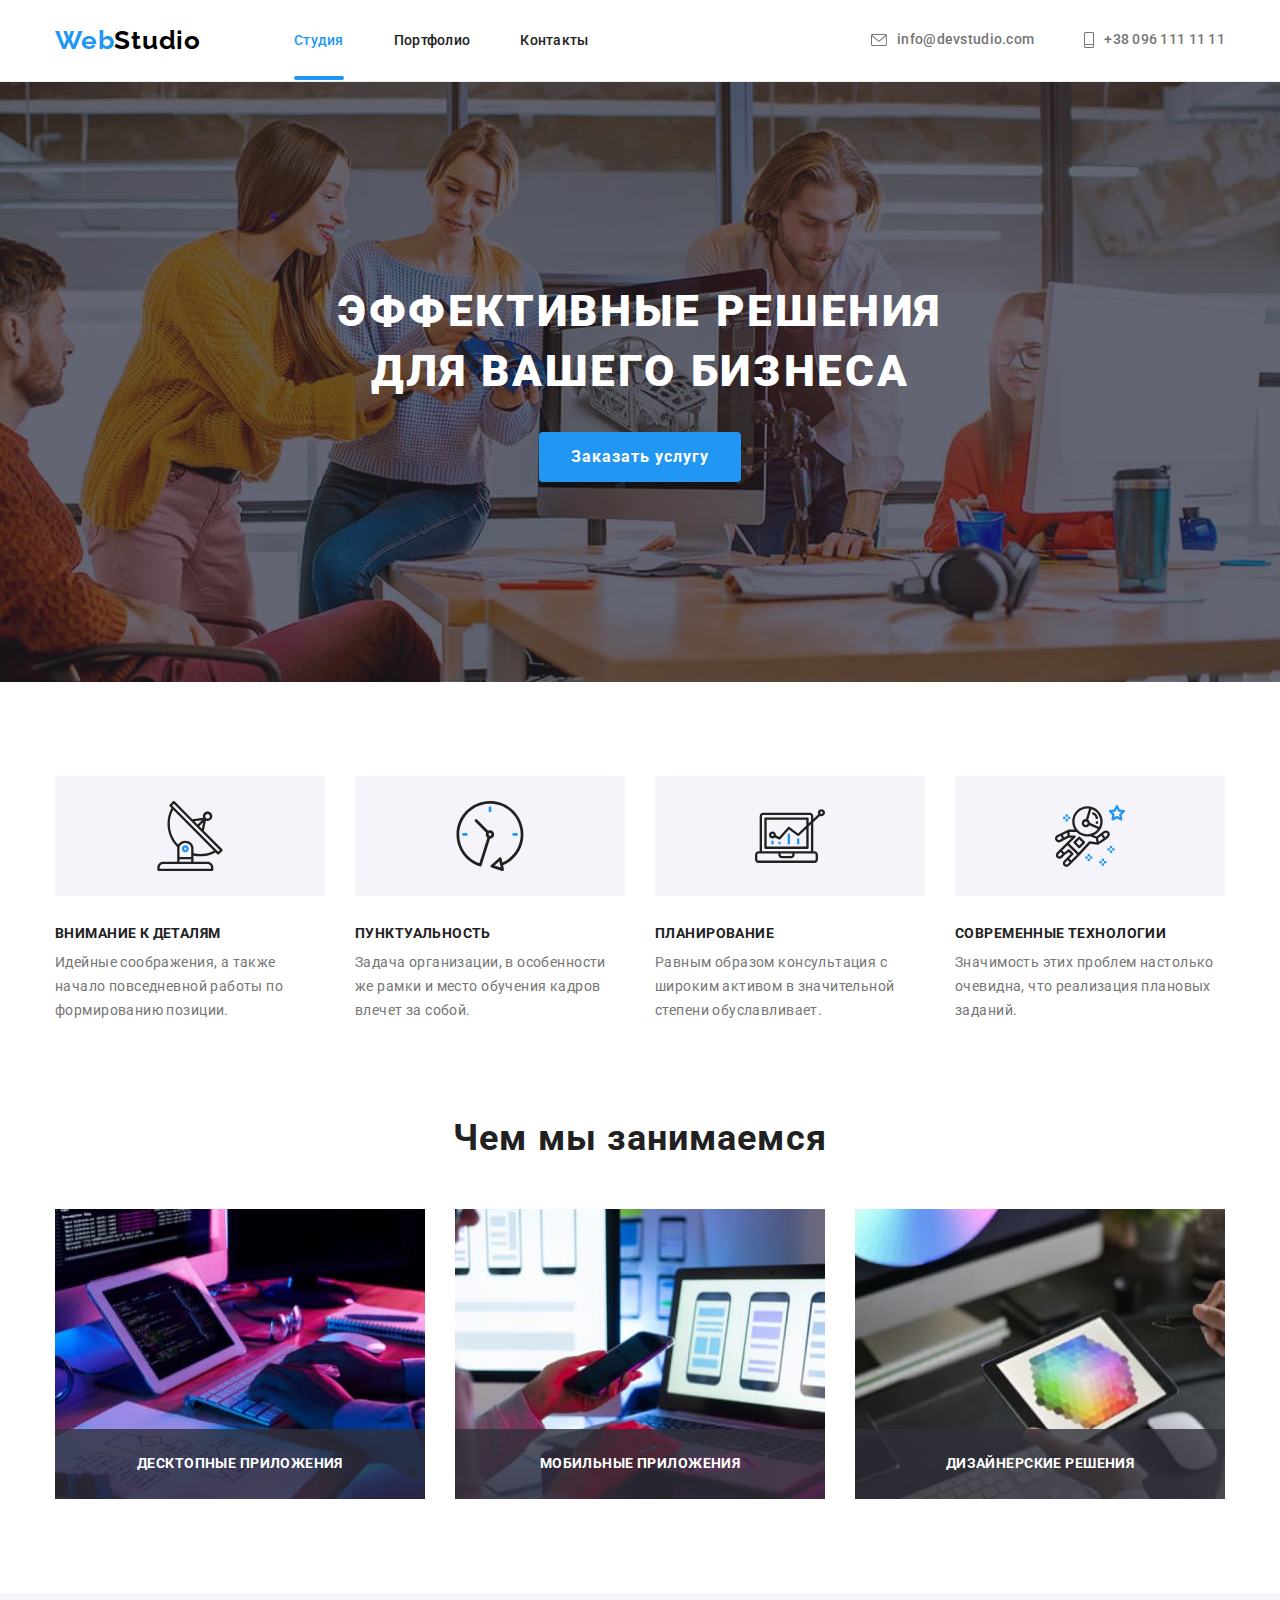
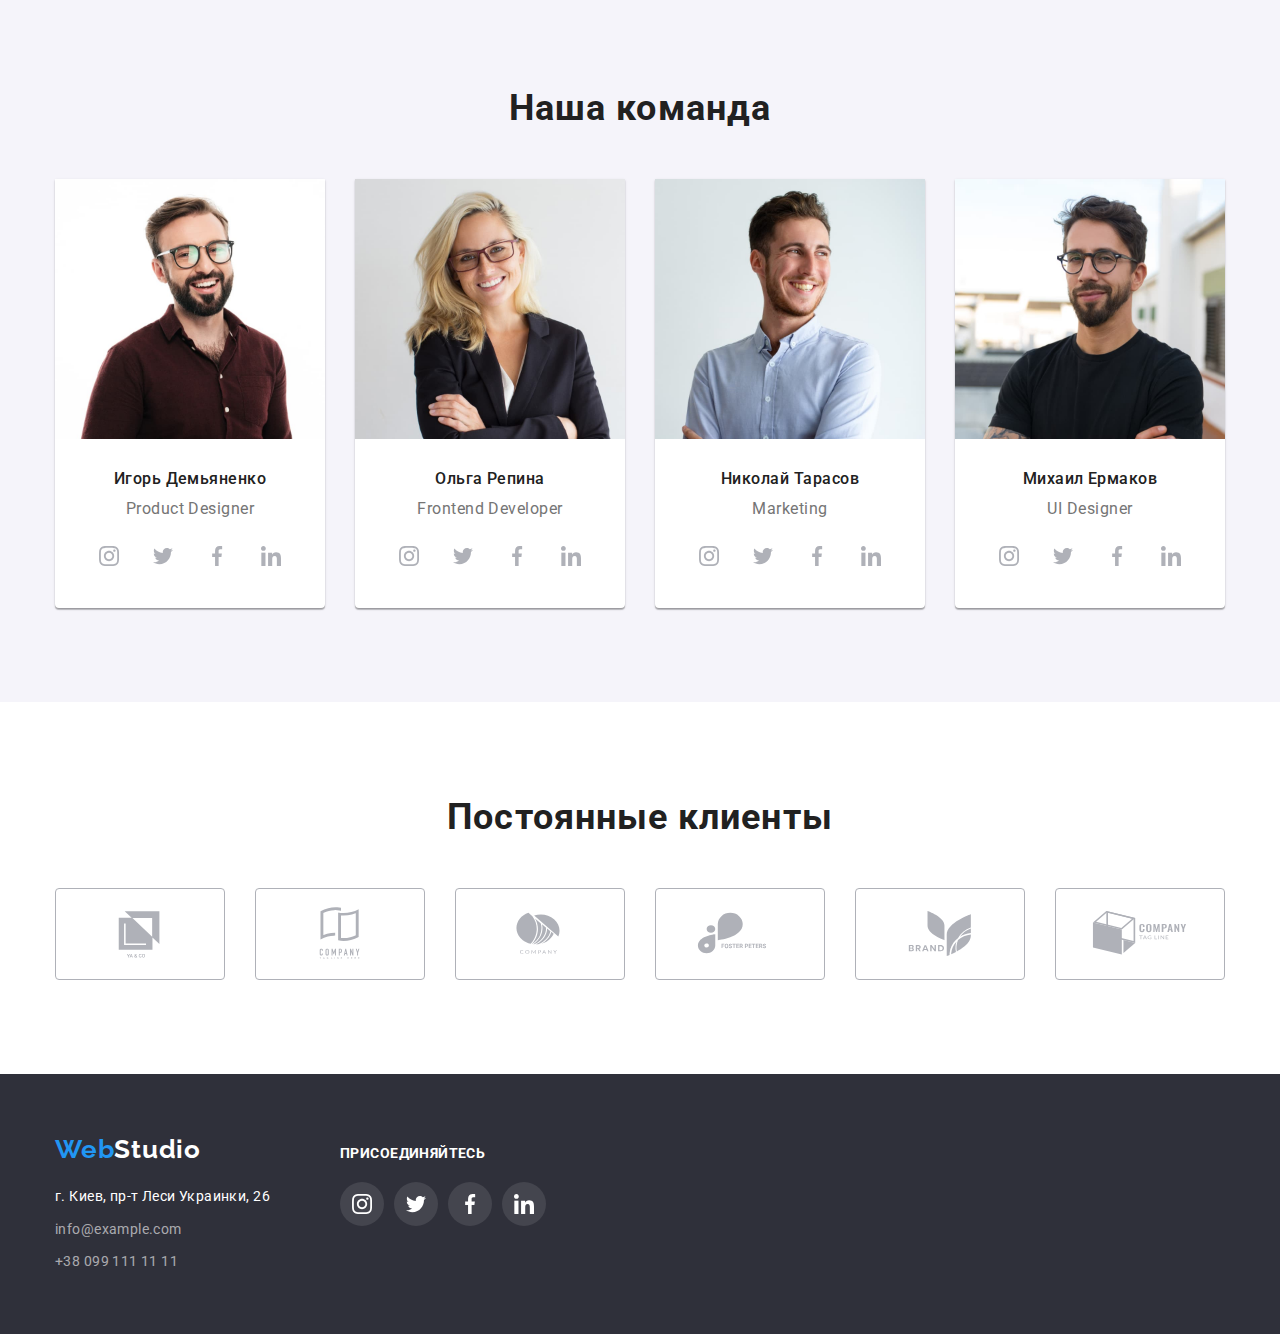
<file: index.html>
<!DOCTYPE html>
<html lang="ru">
  <head>
    <meta charset="UTF-8" />
    <meta http-equiv="X-UA-Compatible" content="IE=edge" />
    <meta name="viewport" content="width=device-width, initial-scale=1.0" />
    <title>WebStudio</title>
    <link rel="preconnect" href="https://fonts.gstatic.com" />
    <link rel="preconnect" href="https://fonts.gstatic.com" />
    <link
      rel="stylesheet"
      href="https://cdnjs.cloudflare.com/ajax/libs/modern-normalize/1.1.0/modern-normalize.min.css"
    />
    <link
      href="https://fonts.googleapis.com/css2?family=Raleway:wght@700&family=Roboto:wght@400;500;700;900&display=swap"
      rel="stylesheet"
    />

    <link rel="stylesheet" href="./css/styles.css" />
  </head>
  <body>
    <!-- header -->

    <header class="header">
      <div class="container header-container">
        <nav class="main-nav">
          <a class="logo link" lang="en" href="./"><span class="logo-web link">Web</span>Studio</a>
          <ul class="nav-list list">
            <li class="nav-item">
              <a class="nav-link link current" href="./index.html">Студия</a>
            </li>
            <li class="nav-item">
              <a class="nav-link link" href="./portfolio.html">Портфолио</a>
            </li>
            <li class="nav-item">
              <a class="nav-link link" href="">Контакты</a>
            </li>
          </ul>
        </nav>
        <ul class="contact-list list">
          <li class="contact-item">
            <a class="mail-link link" href="mailto:info@devstudio.com">
              <svg class="contact-icon" width="16px" height="12px">
                <use href="./images/icon/sprite.svg#icon-letter"></use>
              </svg>
              info@devstudio.com
            </a>
          </li>
          <li class="contact-item">
            <a class="tel-link link" href="tel:+380961111111">
              <svg class="contact-icon" width="10px" height="16px">
                <use href="./images/icon/sprite.svg#icon-tel"></use>
              </svg>
              +38 096 111 11 11
            </a>
          </li>
        </ul>
      </div>
    </header>

    <!-- Main -->

    <main class="main">
      <!--Hero-->
      <section class="section-hero">
        <div class="container hero-container">
          <h1 class="main-title">
            Эффективные решения <br />
            для вашего бизнеса
          </h1>
          <button type="button" class="hero-button" data-modal-open>Заказать услугу</button>
        </div>
      </section>
      <!--Особенности-->
      <section class="section-features section">
        <div class="container">
          <h2 hidden class="second-title">Особенности</h2>
          <ul class="list-features list">
            <li class="item-features">
              <a class="features-thumb" href="">
                <svg class="feature-svg">
                  <use href="./images/icon/sprite.svg#icon-antenna"></use>
                </svg>
              </a>
              <div class="features-container">
                <h3 class="subtitle-features">Внимание к деталям</h3>
                <p class="text-features">
                  Идейные соображения, а также начало повседневной работы по формированию позиции.
                </p>
              </div>
            </li>
            <li class="item-features">
              <a class="features-thumb" href="">
                <svg class="feature-svg">
                  <use href="./images/icon/sprite.svg#icon-clock"></use>
                </svg>
              </a>
              <div class="features-container">
                <h3 class="subtitle-features">Пунктуальность</h3>
                <p class="text-features">
                  Задача организации, в особенности же рамки и место обучения кадров влечет за
                  собой.
                </p>
              </div>
            </li>
            <li class="item-features">
              <a class="features-thumb" href="">
                <svg class="feature-svg">
                  <use href="./images/icon/sprite.svg#icon-diagram"></use>
                </svg>
              </a>
              <div class="features-container">
                <h3 class="subtitle-features">Планирование</h3>
                <p class="text-features">
                  Равным образом консультация с широким активом в значительной степени
                  обуславливает.
                </p>
              </div>
            </li>
            <li class="item-features">
              <a class="features-thumb" href="">
                <svg class="feature-svg">
                  <use href="./images/icon/sprite.svg#icon-astronaut"></use>
                </svg>
              </a>
              <div class="features-container">
                <h3 class="subtitle-features">Современные технологии</h3>
                <p class="text-features">
                  Значимость этих проблем настолько очевидна, что реализация плановых заданий.
                </p>
              </div>
            </li>
          </ul>
        </div>
      </section>
      <!--Чем мы занимаемся-->
      <section class="section-work">
        <div class="container">
          <h2 class="second-title">Чем мы занимаемся</h2>
          <ul class="list-work list">
            <li class="item-work">
              <img
                class="image-work"
                src="./images/skill/skill1.jpg"
                alt="человек печатает на клавиатуре"
                width="370"
                height="290"
              />
              <p class="overlay-image-work">Десктопные приложения</p>
            </li>
            <li class="item-work">
              <img
                class="image-work"
                src="./images/skill/skill2.jpg"
                alt="человек смотрит в смартфон и ноутбук"
                width="370"
                height="290"
              />
              <p class="overlay-image-work">Мобильные приложения</p>
            </li>
            <li class="item-work">
              <img
                class="image-work"
                src="./images/skill/skill3.jpg"
                alt="человек работает на планшете"
                width="370"
                height="290"
              />
              <p class="overlay-image-work">Дизайнерские решения</p>
            </li>
          </ul>
        </div>
      </section>
      <!--Наша команда-->
      <section class="section-team section">
        <div class="container">
          <h2 class="second-title">Наша команда</h2>
          <ul class="list-team list">
            <li class="item-team">
              <img
                class="image-team"
                src="./images/team/worker1.jpg"
                alt=" бородатый мужчина улабаеться в рубашке"
                width="270"
                height="260"
              />
              <div class="worker-text">
                <h3 class="title-worker">Игорь Демьяненко</h3>
                <p lang="en" class="team-function">Product Designer</p>
                <ul class="social-list list">
                  <li class="social-item">
                    <a class="social-link" href="">
                      <svg class="social-icon">
                        <use href="./images/icon/sprite.svg#icon-instagram"></use>
                      </svg>
                    </a>
                  </li>
                  <li class="social-item">
                    <a class="social-link" href="">
                      <svg class="social-icon">
                        <use href="./images/icon/sprite.svg#icon-twitter"></use>
                      </svg>
                    </a>
                  </li>
                  <li class="social-item">
                    <a class="social-link" href="">
                      <svg class="social-icon">
                        <use href="./images/icon/sprite.svg#icon-facebook"></use>
                      </svg>
                    </a>
                  </li>
                  <li class="social-item">
                    <a class="social-link" href="">
                      <svg class="social-icon">
                        <use href="./images/icon/sprite.svg#icon-linkedin"></use>
                      </svg>
                    </a>
                  </li>
                </ul>
              </div>
            </li>
            <li class="item-team">
              <img
                class="image-team"
                src="./images/team/worker2.jpg"
                alt="девушка в очках улыбаеться"
                width="270"
                height="260"
              />
              <div class="worker-text">
                <h3 class="title-worker">Ольга Репина</h3>
                <p lang="en" class="team-function">Frontend Developer</p>
                <ul class="social-list list">
                  <li class="social-item">
                    <a class="social-link" href="">
                      <svg class="social-icon">
                        <use href="./images/icon/sprite.svg#icon-instagram"></use>
                      </svg>
                    </a>
                  </li>
                  <li class="social-item">
                    <a class="social-link" href="">
                      <svg class="social-icon">
                        <use href="./images/icon/sprite.svg#icon-twitter"></use>
                      </svg>
                    </a>
                  </li>
                  <li class="social-item">
                    <a class="social-link" href="">
                      <svg class="social-icon">
                        <use href="./images/icon/sprite.svg#icon-facebook"></use>
                      </svg>
                    </a>
                  </li>
                  <li class="social-item">
                    <a class="social-link" href="">
                      <svg class="social-icon">
                        <use href="./images/icon/sprite.svg#icon-linkedin"></use>
                      </svg>
                    </a>
                  </li>
                </ul>
              </div>
            </li>
            <li class="item-team">
              <img
                class="image-team"
                src="./images/team/worker3.jpg"
                alt="мужчина улыбаеться в светлой рубашке"
                width="270"
                height="260"
              />
              <div class="worker-text">
                <h3 class="title-worker">Николай Тарасов</h3>
                <p lang="en" class="team-function">Marketing</p>
                <ul class="social-list list">
                  <li class="social-item">
                    <a class="social-link" href="">
                      <svg class="social-icon">
                        <use href="./images/icon/sprite.svg#icon-instagram"></use>
                      </svg>
                    </a>
                  </li>
                  <li class="social-item">
                    <a class="social-link" href="">
                      <svg class="social-icon">
                        <use href="./images/icon/sprite.svg#icon-twitter"></use>
                      </svg>
                    </a>
                  </li>
                  <li class="social-item">
                    <a class="social-link" href="">
                      <svg class="social-icon">
                        <use href="./images/icon/sprite.svg#icon-facebook"></use>
                      </svg>
                    </a>
                  </li>
                  <li class="social-item">
                    <a class="social-link" href="">
                      <svg class="social-icon">
                        <use href="./images/icon/sprite.svg#icon-linkedin"></use>
                      </svg>
                    </a>
                  </li>
                </ul>
              </div>
            </li>
            <li class="item-team">
              <img
                class="image-team"
                src="./images/team/worker4.jpg"
                alt="бородатый мужчина в очках в футболке"
                width="270"
                height="260"
              />
              <div class="worker-text">
                <h3 class="title-worker">Михаил Ермаков</h3>
                <p lang="en" class="team-function">UI Designer</p>
                <ul class="social-list list">
                  <li class="social-item">
                    <a class="social-link" href="">
                      <svg class="social-icon">
                        <use href="./images/icon/sprite.svg#icon-instagram"></use>
                      </svg>
                    </a>
                  </li>
                  <li class="social-item">
                    <a class="social-link" href="">
                      <svg class="social-icon">
                        <use href="./images/icon/sprite.svg#icon-twitter"></use>
                      </svg>
                    </a>
                  </li>
                  <li class="social-item">
                    <a class="social-link" href="">
                      <svg class="social-icon">
                        <use href="./images/icon/sprite.svg#icon-facebook"></use>
                      </svg>
                    </a>
                  </li>
                  <li class="social-item">
                    <a class="social-link" href="">
                      <svg class="social-icon">
                        <use href="./images/icon/sprite.svg#icon-linkedin"></use>
                      </svg>
                    </a>
                  </li>
                </ul>
              </div>
            </li>
          </ul>
        </div>
      </section>
    </main>

    <!-- Постоянные клиенты -->

    <section class="client-section section">
      <div class="container">
        <h2 class="second-title">Постоянные клиенты</h2>
        <ul class="client-list list">
          <li class="client-item">
            <a class="client-link" href="">
              <svg class="client-icon">
                <use href="./images/icon/sprite.svg#icon-logo_client1"></use>
              </svg>
            </a>
          </li>
          <li class="client-item">
            <a class="client-link" href="">
              <svg class="client-icon">
                <use href="./images/icon/sprite.svg#icon-logo_client2"></use>
              </svg>
            </a>
          </li>
          <li class="client-item">
            <a class="client-link" href="">
              <svg class="client-icon">
                <use href="./images/icon/sprite.svg#icon-logo_client3"></use>
              </svg>
            </a>
          </li>
          <li class="client-item">
            <a class="client-link" href="">
              <svg class="client-icon">
                <use href="./images/icon/sprite.svg#icon-logo_client4"></use>
              </svg>
            </a>
          </li>
          <li class="client-item">
            <a class="client-link" href="">
              <svg class="client-icon">
                <use href="./images/icon/sprite.svg#icon-logo_client5"></use>
              </svg>
            </a>
          </li>
          <li class="client-item">
            <a class="client-link" href="">
              <svg class="client-icon">
                <use href="./images/icon/sprite.svg#icon-logo_client6"></use>
              </svg>
            </a>
          </li>
        </ul>
      </div>
    </section>

    <!-- Footer -->

    <footer class="footer">
      <div class="footer-conteiner container">
        <div>
          <a class="logo link" lang="en" href="./">
            <span class="logo-web link">Web</span><span class="logo-studio">Studio</span>
          </a>
          <address class="address">
            <ul class="list-address list">
              <li class="item-address">
                <a
                  class="map-link link"
                  href="https://goo.gl/maps/PiWp8RivzMYNPMSt6"
                  target="_blank"
                  rel="noopener noreferrer"
                >
                  г. Киев, пр-т Леси Украинки, 26
                </a>
              </li>
              <li class="item-address">
                <a href="mailto:info@example.com" class="mail-address link">info@example.com</a>
              </li>
              <li class="item-address">
                <a href="tel:+380991111111" class="tel-address link">+38 099 111 11 11</a>
              </li>
            </ul>
          </address>
        </div>
        <div class="social-footer">
          <h3 class="social-title-footer">присоединяйтесь</h3>
          <ul class="social-footer-list list">
            <li class="social-footer-item">
              <a class="social-footer-link" href="">
                <svg class="social-footer-icon">
                  <use href="./images/icon/sprite.svg#icon-instagram"></use>
                </svg>
              </a>
            </li>
            <li class="social-footer-item">
              <a class="social-footer-link" href="">
                <svg class="social-footer-icon">
                  <use href="./images/icon/sprite.svg#icon-twitter"></use>
                </svg>
              </a>
            </li>
            <li class="social-footer-item">
              <a class="social-footer-link" href="">
                <svg class="social-footer-icon">
                  <use href="./images/icon/sprite.svg#icon-facebook"></use>
                </svg>
              </a>
            </li>
            <li class="social-footer-item">
              <a class="social-footer-link" href="">
                <svg class="social-footer-icon">
                  <use href="./images/icon/sprite.svg#icon-linkedin"></use>
                </svg>
              </a>
            </li>
          </ul>
        </div>
      </div>
    </footer>

    <!-- Модальное окно -->
    <div class="backdrop is-hidden" data-modal>
      <div class="modal">
        <button type="button" class="close-btn" data-modal-close>
          <svg class="close-btn-icon" width="18px" height="18px">
            <use href="./images/icon/sprite.svg#icon-close_btn"></use>
          </svg>
        </button>
      </div>
    </div>

    <script src="./js/modal.js"></script>
  </body>
</html>
</file>
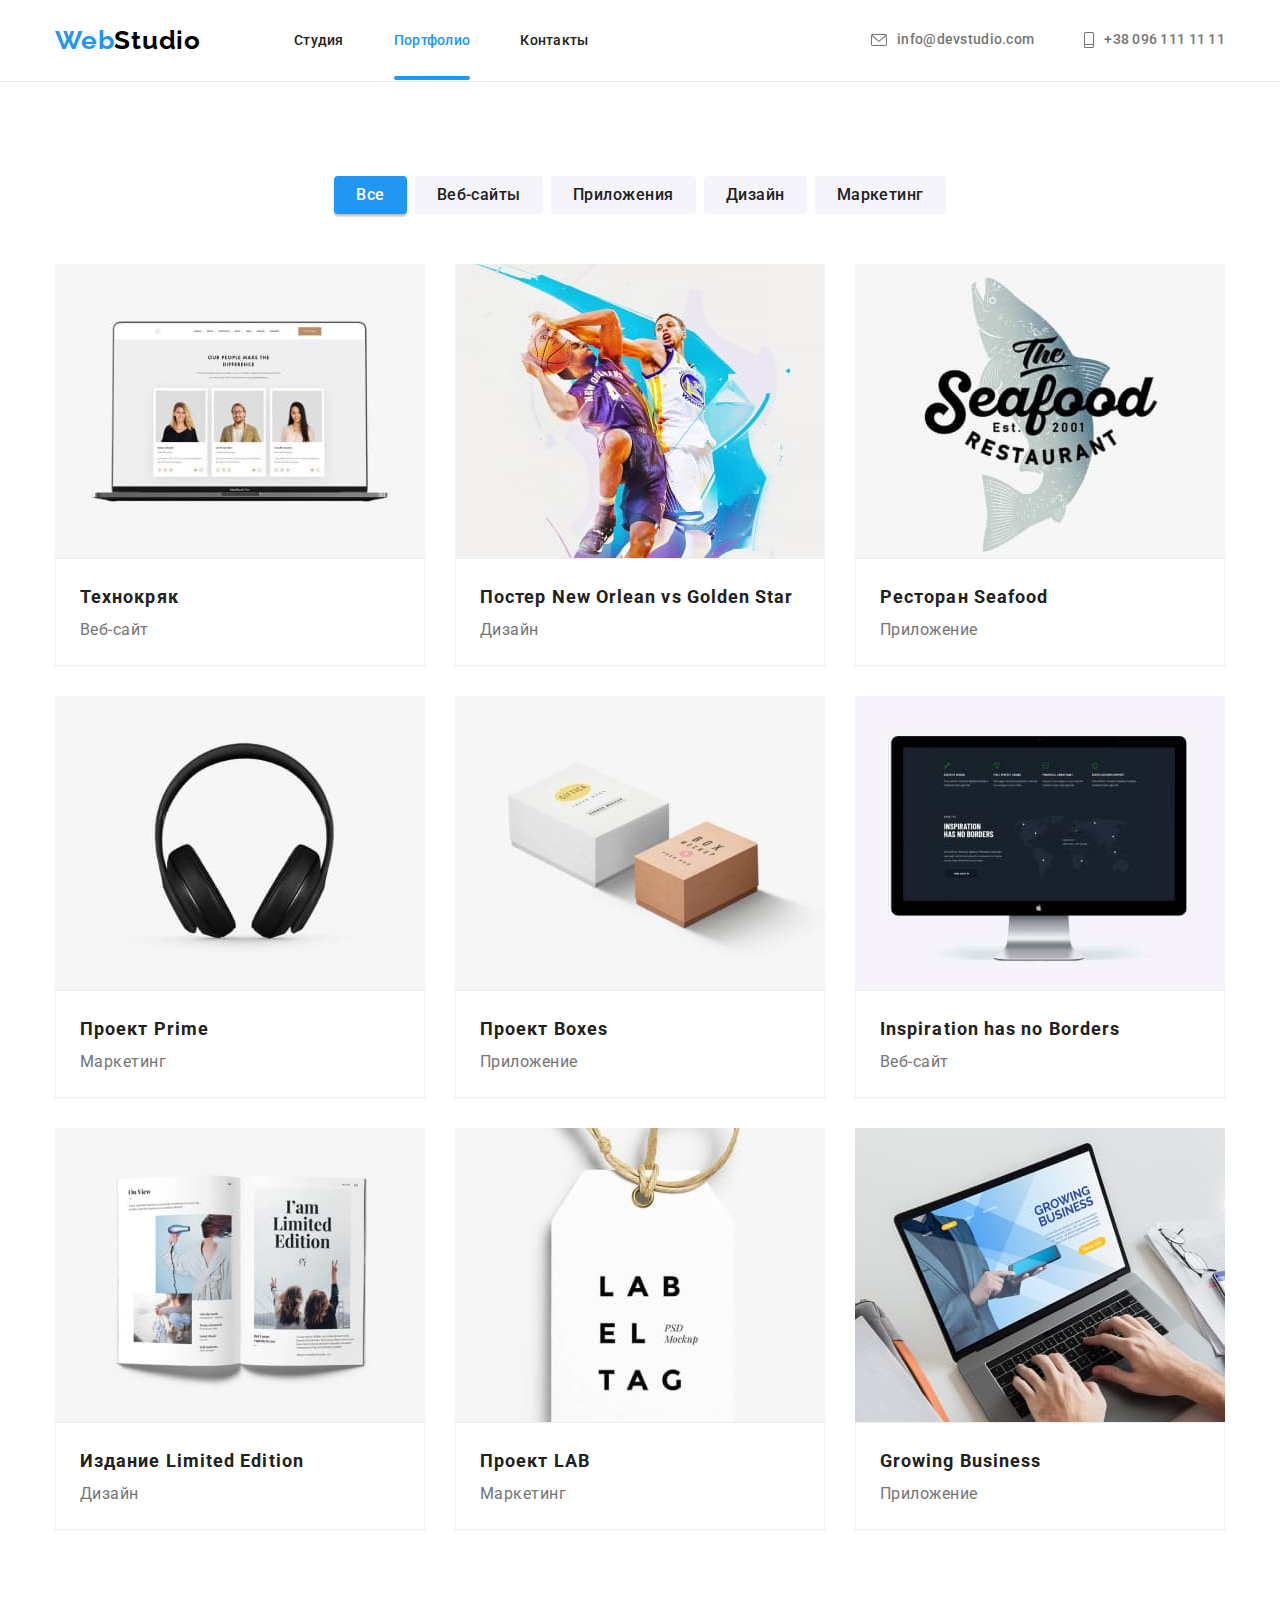
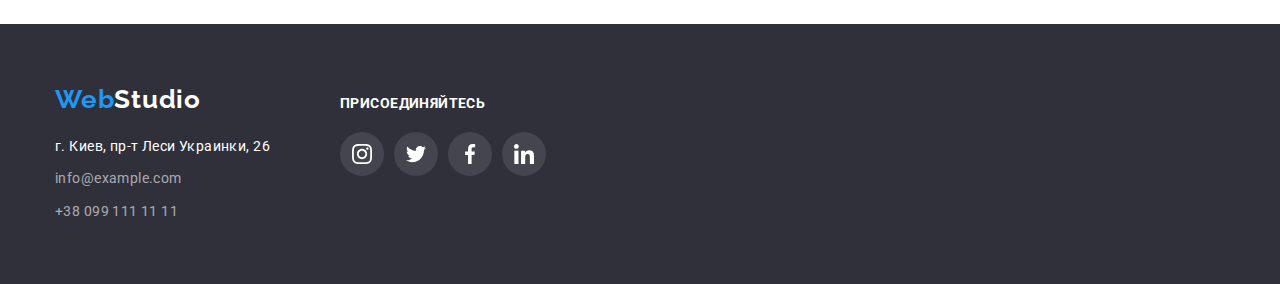
<file: portfolio.html>
<!DOCTYPE html>
<html lang="ru">
  <head>
    <meta charset="UTF-8" />
    <meta http-equiv="X-UA-Compatible" content="IE=edge" />
    <meta name="viewport" content="width=device-width, initial-scale=1.0" />
    <title>WebStudio</title>
    <link rel="preconnect" href="https://fonts.gstatic.com" />
    <link
      rel="stylesheet"
      href="https://cdnjs.cloudflare.com/ajax/libs/modern-normalize/1.1.0/modern-normalize.min.css"
    />
    <link
      href="https://fonts.googleapis.com/css2?family=Raleway:wght@700&family=Roboto:wght@400;500;700;900&display=swap"
      rel="stylesheet"
    />
    <link rel="stylesheet" href="./css/styles.css" />
  </head>
  <body>
    <!-- Header -->

    <header class="header">
      <div class="container header-container">
        <nav class="main-nav">
          <a class="logo link" lang="en" href="./"><span class="logo-web link">Web</span>Studio</a>
          <ul class="nav-list list">
            <li class="nav-item">
              <a class="nav-link link" href="./index.html">Студия</a>
            </li>
            <li class="nav-item">
              <a class="nav-link link current" href="./portfolio.html">Портфолио</a>
            </li>
            <li class="nav-item">
              <a class="nav-link link" href="">Контакты</a>
            </li>
          </ul>
        </nav>
        <ul class="contact-list list">
          <li class="contact-item">
            <a class="mail-link link" href="mailto:info@devstudio.com">
              <svg class="contact-icon" width="16px" height="12px">
                <use href="./images/icon/sprite.svg#icon-letter"></use>
              </svg>
              info@devstudio.com
            </a>
          </li>
          <li class="contact-item">
            <a class="tel-link link" href="tel:+380961111111">
              <svg class="contact-icon" width="10px" height="16px">
                <use href="./images/icon/sprite.svg#icon-tel"></use>
              </svg>
              +38 096 111 11 11
            </a>
          </li>
        </ul>
      </div>
    </header>

    <!-- Main Portfolio -->

    <main class="main-portfolio">
      <section class="section-portfolio section">
        <div class="container">
          <h2 hidden class="title-portfolio">Портфолио</h2>
          <ul class="list-filter list">
            <li class="item-filter">
              <button type="button" class="button-filter current">Все</button>
            </li>
            <li class="item-filter">
              <button type="button" class="button-filter">Веб-сайты</button>
            </li>
            <li class="item-filter">
              <button type="button" class="button-filter">Приложения</button>
            </li>
            <li class="item-filter"><button type="button" class="button-filter">Дизайн</button></li>
            <li class="item-filter">
              <button type="button" class="button-filter">Маркетинг</button>
            </li>
          </ul>
          <ul class="list-portfolio list">
            <li class="item-portfolio">
              <a href="#" class="link-portfolio link">
                <div class="wrapper-image-portfolio">
                  <img
                    class="image-portfolio"
                    src="./images/portfolio/portfolio1.jpg"
                    alt="открытый ноутбук"
                    width="370"
                    height="294"
                  />
                  <p class="overlay-portfolio">
                    Технокряк это современная площадка распространения коронавируса. Компании
                    используют эту платформу для цифрового шпионажа и атак на защищённые сервера
                    конкурентов.
                  </p>
                </div>
                <div class="portfolio-text">
                  <h3 class="subject-portfolio">Технокряк</h3>
                  <p class="desk-portfolio">Веб-сайт</p>
                </div>
              </a>
            </li>
            <li class="item-portfolio">
              <a href="#" class="link-portfolio link">
                <div class="wrapper-image-portfolio">
                  <img
                    class="image-portfolio"
                    src="./images/portfolio/portfolio2.jpg"
                    alt="два баскетболиста боряться за мяч"
                    width="370"
                    height="294"
                  />
                  <p class="overlay-portfolio">
                    Технокряк это современная площадка распространения коронавируса. Компании
                    используют эту платформу для цифрового шпионажа и атак на защищённые сервера
                    конкурентов.
                  </p>
                </div>
                <div class="portfolio-text">
                  <h3 lang="en" class="subject-portfolio">Постер New Orlean vs Golden Star</h3>
                  <p class="desk-portfolio">Дизайн</p>
                </div>
              </a>
            </li>
            <li class="item-portfolio">
              <a href="#" class="link-portfolio link">
                <div class="wrapper-image-portfolio">
                  <img
                    class="image-portfolio"
                    src="./images/portfolio/portfolio3.jpg"
                    alt="рыба и надпись seafood"
                    width="370"
                    height="294"
                  />
                  <p class="overlay-portfolio">
                    Технокряк это современная площадка распространения коронавируса. Компании
                    используют эту платформу для цифрового шпионажа и атак на защищённые сервера
                    конкурентов.
                  </p>
                </div>
                <div class="portfolio-text">
                  <h3 lang="en" class="subject-portfolio">Ресторан Seafood</h3>
                  <p class="desk-portfolio">Приложение</p>
                </div></a
              >
            </li>
            <li class="item-portfolio">
              <a href="#" class="link-portfolio link">
                <div class="wrapper-image-portfolio">
                  <img
                    class="image-portfolio"
                    src="./images/portfolio/portfolio4.jpg"
                    alt="полноразмерные наушники"
                    width="370"
                    height="294"
                  />
                  <p class="overlay-portfolio">
                    Технокряк это современная площадка распространения коронавируса. Компании
                    используют эту платформу для цифрового шпионажа и атак на защищённые сервера
                    конкурентов.
                  </p>
                </div>
                <div class="portfolio-text">
                  <h3 lang="en" class="subject-portfolio">Проект Prime</h3>
                  <p class="desk-portfolio">Маркетинг</p>
                </div></a
              >
            </li>
            <li class="item-portfolio">
              <a href="#" class="link-portfolio link">
                <div class="wrapper-image-portfolio">
                  <img
                    class="image-portfolio"
                    src="./images/portfolio/portfolio5.jpg"
                    alt="две коробки"
                    width="370"
                    height="294"
                  />
                  <p class="overlay-portfolio">
                    Технокряк это современная площадка распространения коронавируса. Компании
                    используют эту платформу для цифрового шпионажа и атак на защищённые сервера
                    конкурентов.
                  </p>
                </div>
                <div class="portfolio-text">
                  <h3 lang="en" class="subject-portfolio">Проект Boxes</h3>
                  <p class="desk-portfolio">Приложение</p>
                </div>
              </a>
            </li>
            <li class="item-portfolio">
              <a href="#" class="link-portfolio link">
                <div class="wrapper-image-portfolio">
                  <img
                    class="image-portfolio"
                    src="./images/portfolio/portfolio6.jpg"
                    alt="пк моноблок"
                    width="370"
                    height="294"
                  />
                  <p class="overlay-portfolio">
                    Технокряк это современная площадка распространения коронавируса. Компании
                    используют эту платформу для цифрового шпионажа и атак на защищённые сервера
                    конкурентов.
                  </p>
                </div>
                <div class="portfolio-text">
                  <h3 lang="en" class="subject-portfolio">Inspiration has no Borders</h3>
                  <p class="desk-portfolio">Веб-сайт</p>
                </div>
              </a>
            </li>
            <li class="item-portfolio">
              <a href="#" class="link-portfolio link">
                <div class="wrapper-image-portfolio">
                  <img
                    class="image-portfolio"
                    src="./images/portfolio/portfolio7.jpg"
                    alt="журнал"
                    width="370"
                    height="294"
                  />
                  <p class="overlay-portfolio">
                    Технокряк это современная площадка распространения коронавируса. Компании
                    используют эту платформу для цифрового шпионажа и атак на защищённые сервера
                    конкурентов.
                  </p>
                </div>
                <div class="portfolio-text">
                  <h3 lang="en" class="subject-portfolio">Издание Limited Edition</h3>
                  <p class="desk-portfolio">Дизайн</p>
                </div>
              </a>
            </li>
            <li class="item-portfolio">
              <a href="#" class="link-portfolio link">
                <div class="wrapper-image-portfolio">
                  <img
                    class="image-portfolio"
                    src="./images/portfolio/portfolio8.jpg"
                    alt="бирка"
                    width="370"
                    height="294"
                  />
                  <p class="overlay-portfolio">
                    Технокряк это современная площадка распространения коронавируса. Компании
                    используют эту платформу для цифрового шпионажа и атак на защищённые сервера
                    конкурентов.
                  </p>
                </div>
                <div class="portfolio-text">
                  <h3 lang="en" class="subject-portfolio">Проект LAB</h3>
                  <p class="desk-portfolio">Маркетинг</p>
                </div>
              </a>
            </li>
            <li class="item-portfolio">
              <a href="#" class="link-portfolio link">
                <div class="wrapper-image-portfolio">
                  <img
                    class="image-portfolio"
                    src="./images/portfolio/portfolio9.jpg"
                    alt="человек печатает на ноутбуке"
                    width="370"
                    height="294"
                  />
                  <p class="overlay-portfolio">
                    Технокряк это современная площадка распространения коронавируса. Компании
                    используют эту платформу для цифрового шпионажа и атак на защищённые сервера
                    конкурентов.
                  </p>
                </div>
                <div class="portfolio-text">
                  <h3 lang="en" class="subject-portfolio">Growing Business</h3>
                  <p class="desk-portfolio">Приложение</p>
                </div>
              </a>
            </li>
          </ul>
        </div>
      </section>
    </main>

    <!-- Footer -->

    <footer class="footer">
      <div class="footer-conteiner container">
        <div>
          <a class="logo link" lang="en" href="./">
            <span class="logo-web link">Web</span><span class="logo-studio">Studio</span>
          </a>
          <address class="address">
            <ul class="list-address list">
              <li class="item-address">
                <a
                  class="map-link link"
                  href="https://goo.gl/maps/PiWp8RivzMYNPMSt6"
                  target="_blank"
                  rel="noopener noreferrer"
                >
                  г. Киев, пр-т Леси Украинки, 26
                </a>
              </li>
              <li class="item-address">
                <a href="mailto:info@example.com" class="mail-address link">info@example.com</a>
              </li>
              <li class="item-address">
                <a href="tel:+380991111111" class="tel-address link">+38 099 111 11 11</a>
              </li>
            </ul>
          </address>
        </div>
        <div class="social-footer">
          <h3 class="social-title-footer">присоединяйтесь</h3>
          <ul class="social-footer-list list">
            <li class="social-footer-item">
              <a class="social-footer-link" href="">
                <svg class="social-footer-icon">
                  <use href="./images/icon/sprite.svg#icon-instagram"></use>
                </svg>
              </a>
            </li>
            <li class="social-footer-item">
              <a class="social-footer-link" href="">
                <svg class="social-footer-icon">
                  <use href="./images/icon/sprite.svg#icon-twitter"></use>
                </svg>
              </a>
            </li>
            <li class="social-footer-item">
              <a class="social-footer-link" href="">
                <svg class="social-footer-icon">
                  <use href="./images/icon/sprite.svg#icon-facebook"></use>
                </svg>
              </a>
            </li>
            <li class="social-footer-item">
              <a class="social-footer-link" href="">
                <svg class="social-footer-icon">
                  <use href="./images/icon/sprite.svg#icon-linkedin"></use>
                </svg>
              </a>
            </li>
          </ul>
        </div>
      </div>
    </footer>
  </body>
</html>
</file>
<file: css/styles.css>
/* переменные */
:root {
  --main-font: 'Roboto', sans-serif;
  --second-font: 'Raleway', sans-serif;
  --main-color: #212121;
  --second-color: #757575;
  --accent-color: #2196f3;
  --main-weight: 700;
}

.list {
  list-style: none;
}

.link {
  text-decoration: none;
}

body {
  font-family: var(--main-font);
  color: var(--main-color);
  font-weight: var(--main-weight);
}

h1,
h2,
h3,
h4,
h5,
h6,
p {
  margin-top: 0;
  margin-bottom: 0;
}

ul,
ol {
  margin-top: 0;
  margin-bottom: 0;
  padding-left: 0;
}

img {
  display: block;
}

.container {
  width: 1200px;
  margin: 0 auto;
  padding-left: 15px;
  padding-right: 15px;
}

.section {
  padding-top: 94px;
  padding-bottom: 94px;
}

/* Components */

.second-title {
  font-size: 36px;
  line-height: 1.17;
  text-align: center;
  letter-spacing: 0.03em;
  margin-bottom: 50px;
}

/* header */

.header {
  padding-top: 25px;
  padding-bottom: 25px;
  border-bottom: 1px solid #ececec;
}

.header-container {
  display: flex;
  align-items: center;
}

.main-nav {
  display: flex;
  align-items: center;
}

.logo,
.logo-web {
  font-family: var(--second-font);
  font-size: 26px;
  line-height: 1.19;
  letter-spacing: 0.03em;
}

.logo-web {
  color: var(--accent-color);
}

.logo {
  color: #000000;
}

.logo-studio {
  color: #ffffff;
}

.nav-list {
  display: flex;
  align-items: center;
  margin-left: 93px;
}

.nav-item:not(:last-child) {
  margin-right: 50px;
}

.nav-link.current {
  color: var(--accent-color);
}

.nav-link.current::after {
  background: var(--accent-color);
}

.nav-link {
  position: relative;
  font-weight: 500;
  font-size: 14px;
  line-height: 1.14;
  letter-spacing: 0.02em;
  color: var(--main-color);
  transition-duration: 250ms;
  transition-timing-function: cubic-bezier(0.4, 0, 0.2, 1);
}

.nav-link::after {
  position: absolute;
  display: block;
  bottom: -32px;
  left: 0;
  content: '';
  width: 100%;
  height: 4px;
  background: inherit;
  border-radius: 2px;
  transition-duration: 250ms;
  transition-timing-function: cubic-bezier(0.4, 0, 0.2, 1);
}

.nav-link:hover,
.nav-link:active,
.nav-link:focus,
.mail-link:hover,
.mail-link:focus,
.tel-link:hover,
.tel-link:focus,
.mail-link:hover .contact-icon,
.mail-link:focus .contact-icon,
.tel-link:hover .contact-icon,
.tel-link:focus .contact-icon {
  color: var(--accent-color);
  fill: var(--accent-color);
}

.nav-link:hover::after,
.nav-link:focus::after {
  display: block;
  content: '';
  height: 4px;
  background: var(--accent-color);
  border-radius: 2px;
  margin-top: 28px;
}

.contact-list {
  display: flex;
  margin-left: auto;
  align-items: center;
}

.contact-item:not(:last-child) {
  margin-right: 50px;
}

.contact-icon {
  fill: var(--second-color);
  margin-right: 10px;
}

.mail-link,
.tel-link {
  display: flex;
  align-items: center;
  justify-content: center;
  font-weight: 500;
  font-size: 14px;
  line-height: 1.14;
  letter-spacing: 0.02em;
  color: var(--second-color);
  transition-duration: 250ms;
  transition-timing-function: cubic-bezier(0.4, 0, 0.2, 1);
}

/* Main */

/* Hero */

.section-hero {
  padding-top: 200px;
  padding-bottom: 200px;
  background: #c4c4c4;
  background-image: radial-gradient(rgba(47, 48, 58, 0.4), rgba(47, 48, 58, 0.4)),
    url(../images/bg-image/bg_hero.jpg);
  background-position: center;
  background-size: cover;
  max-width: 1600px;
  margin: 0 auto;
}

.hero-container {
  display: flex;
  flex-direction: column;
  align-items: center;
}

.main-title {
  font-weight: 900;
  font-size: 44px;
  line-height: 1.36;
  text-align: center;
  letter-spacing: 0.06em;
  text-transform: uppercase;
  color: #ffffff;
  margin-bottom: 30px;
}

.hero-button {
  font-weight: 700;
  font-size: 16px;
  line-height: 1.87;
  padding: 10px 32px;
  display: flex;
  align-items: center;
  text-align: center;
  letter-spacing: 0.06em;
  color: #ffffff;
  background: #2196f3;
  box-shadow: 0px 4px 4px rgba(0, 0, 0, 0.15);
  border-radius: 4px;
  border: none;
  cursor: pointer;
  transition-duration: 250ms;
  transition-timing-function: cubic-bezier(0.4, 0, 0.2, 1);
}

.hero-button:hover {
  background: #188ce8;
}

/* Особенности */

.list-features {
  display: flex;
  flex-direction: row;
  align-items: center;

  margin-top: -30px;
  margin-left: -30px;
}

.item-features {
  flex-basis: calc((100% - 120px) / 4);
  margin-top: 30px;
  margin-left: 30px;
}

.features-thumb {
  display: flex;
  align-items: center;
  justify-content: center;
  width: 270px;
  height: 120px;
  margin-bottom: 30px;
  background: #f5f4fa;
  border-radius: 4px;
}

.feature-svg {
  width: 70px;
  height: 70px;
}

.subtitle-features {
  font-size: 14px;
  line-height: 1.14;
  letter-spacing: 0.03em;
  text-transform: uppercase;
  margin-bottom: 10px;
}

.text-features {
  font-weight: 400;
  font-size: 14px;
  line-height: 1.71;
  letter-spacing: 0.03em;
  color: var(--second-color);
}

/* Чем мы занимаемся */
/* Наша команда */

.section-work {
  padding-bottom: 94px;
}

.list-work {
  display: flex;
  flex-wrap: wrap;
  margin-top: -30px;
  margin-left: -30px;
}

.item-work {
  position: relative;
  flex-basis: calc((100% - 90px) / 3);
  margin-top: 30px;
  margin-left: 30px;
}

.overlay-image-work {
  position: absolute;
  bottom: 0;
  left: 0;
  width: 100%;
  height: 70px;
  font-family: var(--main-font);
  font-weight: var(--main-weight);
  font-size: 14px;
  line-height: 1.14;
  text-align: center;
  letter-spacing: 0.03em;
  text-transform: uppercase;
  background-color: rgba(47, 48, 58, 0.8);
  color: #ffffff;
  overflow: auto;
  padding: 27px;
}

.section-team {
  background: #f5f4fa;
}

.list-team {
  display: flex;
  flex-wrap: wrap;
  margin-top: -30px;
  margin-left: -30px;
}

.item-team {
  flex-basis: calc((100% - 120px) / 4);
  margin-top: 30px;
  margin-left: 30px;
  background: #ffffff;
  box-shadow: 0px 1px 3px rgba(0, 0, 0, 0.12), 0px 1px 1px rgba(0, 0, 0, 0.14),
    0px 2px 1px rgba(0, 0, 0, 0.2);
  border-radius: 0px 0px 4px 4px;
}

.worker-text {
  padding-top: 30px;
  padding-bottom: 30px;
  padding-left: 32px;
  padding-right: 32px;
}

.title-worker {
  font-weight: 500;
  font-size: 16px;
  line-height: 1.19;
  text-align: center;
  letter-spacing: 0.03em;
  margin-bottom: 10px;
}

.team-function {
  font-weight: 400;
  font-size: 16px;
  line-height: 1.19;
  text-align: center;
  letter-spacing: 0.03em;
  color: var(--second-color);
  margin-bottom: 16px;
}

.social-list {
  display: flex;
  justify-content: space-between;
}

.social-link {
  display: flex;
  align-items: center;
  justify-content: center;
  width: 44px;
  height: 44px;
  border-radius: 50%;
  background-color: inherit;
  transition-duration: 250ms;
  transition-timing-function: cubic-bezier(0.4, 0, 0.2, 1);
}

.social-link:hover,
.social-link:focus {
  background-color: #2196f3;
}

.social-link:hover .social-icon,
.social-link:focus .social-icon {
  fill: #ffffff;
}

.social-icon {
  width: 20px;
  height: 20px;
  fill: #afb1b8;
  transition-duration: 250ms;
  transition-timing-function: cubic-bezier(0.4, 0, 0.2, 1);
}

/* Постоянные клиенты */

.client-list {
  display: flex;
  justify-content: space-between;
  flex-wrap: wrap;
}

.client-link {
  display: flex;
  align-items: center;
  justify-content: center;
  width: 170px;
  height: 92px;
  border: 1px solid#AFB1B8;
  border-radius: 4px;
  transition-duration: 250ms;
  transition-timing-function: cubic-bezier(0.4, 0, 0.2, 1);
}

.client-link:hover,
.client-link:focus {
  border: 1px solid var(--accent-color);
}

.client-link:hover .client-icon,
.client-link:focus .client-icon {
  fill: var(--accent-color);
}

.client-icon {
  width: 106px;
  height: 60px;
  fill: #afb1b8;
  transition-duration: 250ms;
  transition-timing-function: cubic-bezier(0.4, 0, 0.2, 1);
}

/* Footer */

.footer {
  padding-top: 60px;
  padding-bottom: 60px;
  background: #2f303a;
}

.footer-conteiner {
  display: flex;
}

.address {
  margin-top: 20px;
}

.list-address :not(:last-child) {
  margin-bottom: 9px;
}

.map-link {
  font-style: normal;
  font-weight: 400;
  font-size: 14px;
  line-height: 1.71;
  letter-spacing: 0.03em;
  color: #ffffff;
}

.social-footer {
  margin-top: 12px;
  margin-left: 70px;
}

.social-title-footer {
  font-family: var(--main-font);
  font-weight: var(--main-weight);
  font-size: 14px;
  line-height: 1.14;
  letter-spacing: 0.03em;
  text-transform: uppercase;
  margin-bottom: 20px;
  color: #ffffff;
}

.social-footer-list {
  display: flex;
}

.social-footer-item:not(:last-child) {
  margin-right: 10px;
}

.social-footer-link {
  display: flex;
  align-items: center;
  justify-content: center;
  width: 44px;
  height: 44px;
  border-radius: 50%;
  background-color: rgba(255, 255, 255, 0.1);
  transition-duration: 250ms;
  transition-timing-function: cubic-bezier(0.4, 0, 0.2, 1);
}

.social-footer-link:hover,
.social-footer-link:focus {
  background-color: var(--accent-color);
}

.social-footer-icon {
  width: 20px;
  height: 20px;
  fill: #ffffff;
}

.mail-address,
.tel-address {
  font-style: normal;
  font-weight: 400;
  font-size: 14px;
  line-height: 1.71;
  letter-spacing: 0.03em;
  color: rgba(255, 255, 255, 0.6);
}

/* Main Portfolio */

.list-filter {
  display: flex;
  justify-content: center;
  margin-bottom: 50px;
}

.list-filter :not(:last-child) {
  margin-right: 8px;
}

.button-filter {
  font-weight: 500;
  font-size: 16px;
  padding: 6px 22px;
  line-height: 1.62;
  text-align: center;
  letter-spacing: 0.03em;
  color: var(--main-color);
  background: #f5f4fa;
  border: none;
  border-radius: 4px;
  transition-duration: 250ms;
  transition-timing-function: cubic-bezier(0.4, 0, 0.2, 1);
  cursor: pointer;
}

.button-filter:hover,
.button-filter:active,
.button-filter:focus {
  color: #ffffff;
  background: var(--accent-color);
  box-shadow: 0px 3px 1px rgba(0, 0, 0, 0.1), 0px 1px 2px rgba(0, 0, 0, 0.08),
    0px 2px 2px rgba(0, 0, 0, 0.12);
}

.button-filter.current {
  background: var(--accent-color);
  color: #ffffff;
  box-shadow: 0px 3px 1px rgba(0, 0, 0, 0.1), 0px 1px 2px rgba(0, 0, 0, 0.08),
    0px 2px 2px rgba(0, 0, 0, 0.12);
}

.list-portfolio {
  display: flex;
  flex-wrap: wrap;
  margin-top: -30px;
  margin-left: -30px;
}

.item-portfolio {
  flex-basis: calc((100% - 90px) / 3);
  margin-top: 30px;
  margin-left: 30px;
  transition-duration: 250ms;
  transition-timing-function: cubic-bezier(0.4, 0, 0.2, 1);
  cursor: pointer;
}

.link-portfolio {
  display: block;
}

.link-portfolio:hover,
.link-portfolio:focus {
  box-shadow: 0px 1px 1px rgba(0, 0, 0, 0.12), 0px 4px 4px rgba(0, 0, 0, 0.06),
    1px 4px 6px rgba(0, 0, 0, 0.16);
}

.link-portfolio:hover .overlay-portfolio,
.link-portfolio:focus .overlay-portfolio {
  transform: translateY(0%);
}

.wrapper-image-portfolio {
  position: relative;
  overflow: hidden;
}

.overlay-portfolio {
  position: absolute;
  display: flex;
  align-items: center;
  top: 0;
  left: 0;
  width: 100%;
  height: 100%;
  font-family: var(--main-font);
  font-weight: 400;
  font-size: 18px;
  line-height: 1.56;
  letter-spacing: 0.03em;
  color: #ffffff;
  background: rgba(33, 150, 243, 0.9);
  overflow: auto;
  padding: 24px;
  transform: translateY(100%);
  transition: transform 250ms cubic-bezier(0.4, 0, 0.2, 1);
}

.portfolio-text {
  padding: 20px 24px;
  border: 1px solid #eeeeee;
}

.subject-portfolio {
  font-size: 18px;
  line-height: 2;
  letter-spacing: 0.06em;
  color: var(--main-color);
}

.desk-portfolio {
  font-weight: 400;
  font-size: 16px;
  line-height: 1.87;
  letter-spacing: 0.03em;
  color: var(--second-color);
}

/* Модальное окно */

.backdrop {
  position: fixed;
  top: 0;
  left: 0;
  width: 100vw;
  height: 100vh;
  background: rgba(0, 0, 0, 0.2);
  transition: opacity 250ms cubic-bezier(0.4, 0, 0.2, 1),
    visibility 250ms cubic-bezier(0.4, 0, 0.2, 1);
}

.modal {
  position: absolute;
  top: 50%;
  left: 50%;
  width: 528px;
  height: 581px;
  background: #ffffff;
  box-shadow: 0px 1px 3px rgba(0, 0, 0, 0.12), 0px 1px 1px rgba(0, 0, 0, 0.14),
    0px 2px 1px rgba(0, 0, 0, 0.2);
  border-radius: 4px;
  transform: translate(-50%, -50%);
}

.close-btn {
  position: absolute;
  top: 8px;
  right: 8px;
  display: flex;
  align-items: center;
  justify-content: center;
  width: 30px;
  height: 30px;
  border-radius: 50%;
  background: transparent;
  border: 1px solid rgba(0, 0, 0, 0.1);
  box-sizing: border-box;
  cursor: pointer;
  padding: 0;
}

.close-btn-icon {
  width: 16px;
  height: 16px;
  color: #000000;
}

.is-hidden {
  opacity: 0;
  visibility: hidden;
  pointer-events: none;
}
</file>
